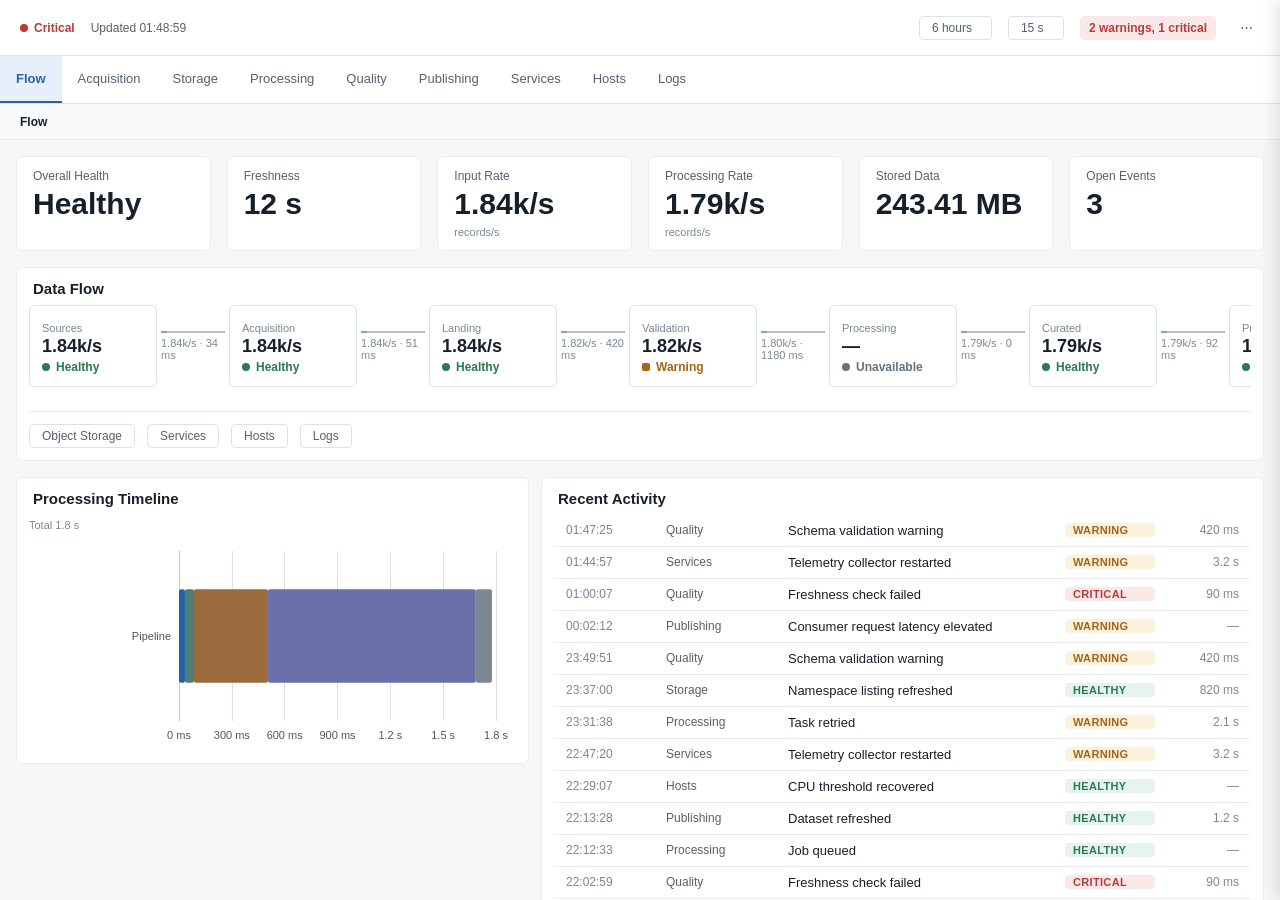
<file: datalake-operations/index.html>
<!doctype html>
<html lang="en">
<head>
<meta charset="utf-8">
<meta name="viewport" content="width=device-width, initial-scale=1">
<meta name="robots" content="noindex">
<title>Data Lake Operations</title>
<link rel="stylesheet" href="css/tokens.css">
<link rel="stylesheet" href="css/base.css">
<link rel="stylesheet" href="css/layout.css">
<link rel="stylesheet" href="css/components.css">
<link rel="stylesheet" href="css/charts.css">
<link rel="stylesheet" href="css/responsive.css">
</head>
<body>
<div id="dl-app" class="dl-app">
  <header id="dl-header" class="dl-header"></header>
  <nav id="dl-nav" class="dl-nav"></nav>
  <div id="dl-context-strip" class="dl-context-strip"></div>
  <main id="dl-view" class="dl-view"></main>
  <div id="dl-drawer-root" class="dl-drawer-root"></div>
  <div id="dl-tooltip-root" class="dl-tooltip-root"></div>
  <div id="dl-toast-root" class="dl-toast-root"></div>
</div>

<script src="js/vendor/echarts.min.js"></script>
<script src="js/formatters.js"></script>
<script src="js/state.js"></script>
<script src="js/mock-data.js"></script>
<script src="js/data-source.js"></script>
<script src="js/prometheus-adapter.js"></script>
<script src="js/charts.js"></script>
<script src="js/interactions.js"></script>
<script src="js/navigation.js"></script>
<script src="js/router.js"></script>
<script src="js/views/overview.js"></script>
<script src="js/views/acquisition.js"></script>
<script src="js/views/storage.js"></script>
<script src="js/views/processing.js"></script>
<script src="js/views/quality.js"></script>
<script src="js/views/publishing.js"></script>
<script src="js/views/infrastructure.js"></script>
<script src="js/views/logs.js"></script>
<script src="js/views/investigation.js"></script>
<script src="js/views/detail.js"></script>
<script src="js/app.js"></script>
<script>
  (function () {
    if (window.DataLakeUI && typeof window.DataLakeUI.mount === 'function') {
      var host = document.getElementById('dl-app');
      window.DataLakeUI.mount(host, {
        mode: 'mock',
        initialRoute: 'flow',
        refreshIntervalMs: 15000,
        theme: 'light',
        hostLabels: { VM1: 'Data Node', VM2: 'Operations Node' },
        showTechnicalDetails: true
      });
    }
  })();
</script>
</body>
</html>
</file>
<file: datalake-operations/css/tokens.css>
/* Design tokens: colour, spacing, typography, radius, shadow, z-index, dimensions */
:root {
    /* Colour */
    --bg-page: #f5f7f9;
    --bg-surface: #ffffff;
    --bg-subtle: #f8fafb;
    --bg-emphasis: #eef2f5;
    --text-primary: #17202a;
    --text-secondary: #56616d;
    --text-muted: #7b8794;
    --text-inverse: #ffffff;
    --border-primary: #dce2e7;
    --border-secondary: #e9edf0;
    --border-strong: #b7c0c8;
    --accent-primary: #2463a7;
    --accent-soft: #e7f0fa;
    --status-good: #2c7a55;
    --status-good-soft: #e7f4ed;
    --status-warning: #a66512;
    --status-warning-soft: #fbf1df;
    --status-critical: #b83a3a;
    --status-critical-soft: #fbe8e8;
    --status-neutral: #64717e;
    --status-neutral-soft: #edf0f2;
    --chart-grid: #e7ebef;
    --chart-axis: #9aa5af;

    /* Chart categorical palette */
    --chart-c1: #2463a7;
    --chart-c2: #4e7f72;
    --chart-c3: #9b6b3e;
    --chart-c4: #6a70a8;
    --chart-c5: #7d8792;
    --chart-c6: #b8584c;
    --chart-c7: #488095;
    --chart-c8: #81714d;

    /* Spacing scale */
    --space-1: 4px;
    --space-2: 8px;
    --space-3: 12px;
    --space-4: 16px;
    --space-5: 20px;
    --space-6: 24px;
    --space-8: 32px;
    --space-10: 40px;
    --space-12: 48px;

    /* Typography */
    --font-family: Inter, "Segoe UI", Arial, sans-serif;
    --font-size-metric: 30px;
    --font-size-section: 18px;
    --font-size-chart-title: 15px;
    --font-size-body: 13px;
    --font-size-label: 12px;
    --font-size-micro: 11px;

    /* Radius */
    --radius-small: 4px;
    --radius-medium: 6px;
    --radius-large: 8px;

    /* Shadow */
    --shadow-drawer: -4px 0 16px rgba(23, 32, 42, 0.12);
    --shadow-popover: 0 4px 14px rgba(23, 32, 42, 0.16);

    /* Z-index */
    --z-header: 40;
    --z-nav: 30;
    --z-drawer: 60;
    --z-tooltip: 80;
    --z-toast: 90;

    /* Dimensions */
    --dim-header-height: 56px;
    --dim-nav-height: 48px;
    --dim-context-height: 36px;
    --dim-drawer-width: 420px;
    --dim-drawer-width-expanded: 560px;
}

:root[data-theme="dark"] {
    --bg-page: #12161b;
    --bg-surface: #181e25;
    --bg-subtle: #1c232b;
    --bg-emphasis: #232b34;
    --text-primary: #eef2f5;
    --text-secondary: #b3bec8;
    --text-muted: #8592a0;
    --text-inverse: #17202a;
    --border-primary: #2b333c;
    --border-secondary: #232b34;
    --border-strong: #3a4450;
    --accent-primary: #5b9bd8;
    --accent-soft: #1e2f42;
    --status-good: #4fae82;
    --status-good-soft: #16281f;
    --status-warning: #d99a3f;
    --status-warning-soft: #2c2214;
    --status-critical: #e17070;
    --status-critical-soft: #2e1818;
    --status-neutral: #92a0ad;
    --status-neutral-soft: #232b34;
    --chart-grid: #262e37;
    --chart-axis: #6b7684;
}
</file>
<file: datalake-operations/css/base.css>
/* Reset, body, typography, focus, buttons, tables, scrollbars */
*,
*::before,
*::after {
    box-sizing: border-box;
}

html,
body {
    width: 100%;
    height: 100%;
    margin: 0;
    padding: 0;
    overflow: hidden;
}

body {
    font-family: var(--font-family);
    font-size: var(--font-size-body);
    color: var(--text-primary);
    background: var(--bg-page);
    -webkit-font-smoothing: antialiased;
}

h1, h2, h3, h4, p, ul, ol, dl, dd {
    margin: 0;
}

ul, ol {
    padding: 0;
    list-style: none;
}

a {
    color: var(--accent-primary);
    text-decoration: none;
}

a:hover {
    text-decoration: underline;
}

table {
    border-collapse: collapse;
    width: 100%;
}

th, td {
    text-align: left;
    padding: var(--space-2) var(--space-3);
    border-bottom: 1px solid var(--border-secondary);
    font-size: var(--font-size-body);
}

th {
    font-weight: 600;
    color: var(--text-secondary);
    font-size: var(--font-size-label);
}

button {
    font-family: inherit;
    font-size: inherit;
    color: inherit;
    background: none;
    border: none;
    cursor: pointer;
    padding: 0;
}

button:disabled {
    cursor: default;
    opacity: 0.5;
}

input, select {
    font-family: inherit;
    font-size: var(--font-size-body);
    color: var(--text-primary);
    background: var(--bg-surface);
    border: 1px solid var(--border-primary);
    border-radius: var(--radius-small);
    padding: var(--space-1) var(--space-2);
}

:focus {
    outline: none;
}

:focus-visible {
    outline: 2px solid var(--accent-primary);
    outline-offset: 1px;
}

.dl-btn {
    display: inline-flex;
    align-items: center;
    gap: var(--space-1);
    padding: var(--space-1) var(--space-3);
    border: 1px solid var(--border-primary);
    border-radius: var(--radius-small);
    background: var(--bg-surface);
    color: var(--text-secondary);
    font-size: var(--font-size-label);
    white-space: nowrap;
}

.dl-btn:hover {
    color: var(--text-primary);
    border-color: var(--border-strong);
}

.dl-btn.is-active {
    color: var(--accent-primary);
    border-color: var(--accent-primary);
    background: var(--accent-soft);
}

.dl-btn-icon {
    display: inline-flex;
    align-items: center;
    justify-content: center;
    width: 28px;
    height: 28px;
    border-radius: var(--radius-small);
    color: var(--text-secondary);
}

.dl-btn-icon:hover {
    background: var(--bg-emphasis);
    color: var(--text-primary);
}

/* Scrollbars */
* {
    scrollbar-width: thin;
    scrollbar-color: var(--border-strong) transparent;
}

*::-webkit-scrollbar {
    width: 8px;
    height: 8px;
}

*::-webkit-scrollbar-track {
    background: transparent;
}

*::-webkit-scrollbar-thumb {
    background-color: var(--border-strong);
    border-radius: var(--radius-small);
}

.dl-visually-hidden {
    position: absolute;
    width: 1px;
    height: 1px;
    overflow: hidden;
    clip: rect(0 0 0 0);
    white-space: nowrap;
}

@media (prefers-reduced-motion: reduce) {
    * {
        animation-duration: 0.001ms !important;
        transition-duration: 0.001ms !important;
    }
}
</file>
<file: datalake-operations/css/layout.css>
/* Shell, header, navigation, page grid, drawer placement */
.dl-app {
    width: 100%;
    height: 100%;
    min-width: 0;
    display: flex;
    flex-direction: column;
    position: relative;
    background: var(--bg-page);
}

.dl-header {
    flex: 0 0 var(--dim-header-height);
    height: var(--dim-header-height);
    display: flex;
    align-items: center;
    justify-content: space-between;
    padding: 0 var(--space-5);
    background: var(--bg-surface);
    border-bottom: 1px solid var(--border-primary);
    z-index: var(--z-header);
}

.dl-header-left,
.dl-header-right {
    display: flex;
    align-items: center;
    gap: var(--space-4);
    min-width: 0;
}

.dl-nav {
    flex: 0 0 var(--dim-nav-height);
    height: var(--dim-nav-height);
    display: flex;
    align-items: stretch;
    background: var(--bg-surface);
    border-bottom: 1px solid var(--border-primary);
    position: relative;
    z-index: var(--z-nav);
}

.dl-nav-scroll {
    display: flex;
    align-items: stretch;
    overflow-x: auto;
    overflow-y: hidden;
    scrollbar-width: none;
    flex: 1 1 auto;
}

.dl-nav-scroll::-webkit-scrollbar {
    display: none;
}

.dl-context-strip {
    flex: 0 0 var(--dim-context-height);
    height: var(--dim-context-height);
    display: flex;
    align-items: center;
    justify-content: space-between;
    padding: 0 var(--space-5);
    background: var(--bg-subtle);
    border-bottom: 1px solid var(--border-secondary);
    font-size: var(--font-size-label);
    color: var(--text-secondary);
}

.dl-view {
    flex: 1 1 auto;
    min-height: 0;
    overflow-y: auto;
    overflow-x: hidden;
    padding: var(--space-5);
}

.dl-grid {
    display: grid;
    grid-template-columns: repeat(24, minmax(0, 1fr));
    gap: var(--space-4);
}

.dl-view-section {
    margin-bottom: var(--space-6);
}

.dl-view-section:last-child {
    margin-bottom: 0;
}

/* Drawer */
.dl-drawer-root {
    position: fixed;
    top: 0;
    right: 0;
    bottom: 0;
    width: 0;
    z-index: var(--z-drawer);
    pointer-events: none;
}

.dl-drawer-overlay {
    position: fixed;
    inset: 0;
    background: rgba(23, 32, 42, 0.28);
    opacity: 0;
    visibility: hidden;
    transition: opacity 0.18s ease;
}

.dl-drawer {
    position: fixed;
    top: 0;
    right: 0;
    bottom: 0;
    width: var(--dim-drawer-width);
    max-width: 100%;
    background: var(--bg-surface);
    border-left: 1px solid var(--border-primary);
    box-shadow: var(--shadow-drawer);
    transform: translateX(100%);
    transition: transform 0.2s ease;
    display: flex;
    flex-direction: column;
    pointer-events: auto;
}

.dl-drawer.is-expanded {
    width: var(--dim-drawer-width-expanded);
}

.dl-drawer-root.is-open .dl-drawer-overlay {
    opacity: 1;
    visibility: visible;
    pointer-events: auto;
}

.dl-drawer-root.is-open .dl-drawer {
    transform: translateX(0);
}

.dl-tooltip-root,
.dl-toast-root {
    position: fixed;
    z-index: var(--z-toast);
    pointer-events: none;
}

.dl-toast-root {
    right: var(--space-5);
    bottom: var(--space-5);
    display: flex;
    flex-direction: column;
    gap: var(--space-2);
}
</file>
<file: datalake-operations/css/components.css>
/* Metric strip, state indicators, filters, tabs, event rows, tables, drawers, tooltips, empty states */

/* Header pieces */
.dl-state-pill {
    display: inline-flex;
    align-items: center;
    gap: var(--space-1);
    font-size: var(--font-size-body);
    font-weight: 600;
}

.dl-clock {
    font-size: var(--font-size-label);
    color: var(--text-secondary);
    font-variant-numeric: tabular-nums;
}

.dl-select {
    appearance: none;
    -webkit-appearance: none;
    background-image: none;
}

.dl-alert-chip {
    display: inline-flex;
    align-items: center;
    gap: var(--space-1);
    padding: var(--space-1) var(--space-2);
    border-radius: var(--radius-small);
    font-size: var(--font-size-label);
    font-weight: 600;
    cursor: pointer;
    border: 1px solid transparent;
}

.dl-alert-chip.warning {
    color: var(--status-warning);
    background: var(--status-warning-soft);
}

.dl-alert-chip.critical {
    color: var(--status-critical);
    background: var(--status-critical-soft);
}

.dl-menu {
    position: relative;
}

.dl-menu-popover {
    position: absolute;
    top: 100%;
    right: 0;
    margin-top: var(--space-1);
    min-width: 200px;
    background: var(--bg-surface);
    border: 1px solid var(--border-primary);
    border-radius: var(--radius-medium);
    box-shadow: var(--shadow-popover);
    padding: var(--space-1);
    display: none;
    z-index: var(--z-header);
}

.dl-menu.is-open .dl-menu-popover {
    display: block;
}

.dl-menu-item {
    display: block;
    width: 100%;
    text-align: left;
    padding: var(--space-2) var(--space-3);
    border-radius: var(--radius-small);
    font-size: var(--font-size-body);
    color: var(--text-primary);
}

.dl-menu-item:hover {
    background: var(--bg-emphasis);
}

/* Layer navigation */
.dl-tab {
    display: flex;
    align-items: center;
    padding: 0 var(--space-4);
    font-size: var(--font-size-body);
    color: var(--text-secondary);
    border-bottom: 2px solid transparent;
    white-space: nowrap;
    flex: 0 0 auto;
}

.dl-tab:hover {
    color: var(--text-primary);
    background: var(--bg-subtle);
}

.dl-tab.is-active {
    color: var(--accent-primary);
    font-weight: 600;
    border-bottom-color: var(--accent-primary);
    background: var(--accent-soft);
}

.dl-nav-fade {
    flex: 0 0 24px;
    background: linear-gradient(to right, transparent, var(--bg-surface));
    pointer-events: none;
}

/* Context strip */
.dl-breadcrumbs {
    display: flex;
    align-items: center;
    gap: var(--space-1);
}

.dl-breadcrumb-item {
    color: var(--text-secondary);
}

.dl-breadcrumb-item.is-current {
    color: var(--text-primary);
    font-weight: 600;
}

.dl-breadcrumb-sep {
    color: var(--text-muted);
}

.dl-filter-chip {
    display: inline-flex;
    align-items: center;
    gap: var(--space-1);
    padding: 2px var(--space-2);
    background: var(--bg-emphasis);
    border-radius: var(--radius-small);
    font-size: var(--font-size-micro);
    color: var(--text-secondary);
}

.dl-filter-chip button {
    color: var(--text-muted);
    font-weight: 700;
}

.dl-filter-chip button:hover {
    color: var(--status-critical);
}

/* Metric strip */
.dl-metric-strip {
    display: grid;
    grid-template-columns: repeat(6, minmax(0, 1fr));
    gap: var(--space-4);
}

.dl-metric-tile {
    background: var(--bg-surface);
    border: 1px solid var(--border-secondary);
    border-radius: var(--radius-medium);
    padding: var(--space-3) var(--space-4);
    min-width: 0;
}

.dl-metric-tile.is-clickable {
    cursor: pointer;
}

.dl-metric-tile.is-clickable:hover {
    border-color: var(--border-strong);
}

.dl-metric-label {
    font-size: var(--font-size-label);
    color: var(--text-secondary);
    margin-bottom: var(--space-1);
}

.dl-metric-value {
    font-size: var(--font-size-metric);
    font-weight: 600;
    line-height: 1.15;
    color: var(--text-primary);
    font-variant-numeric: tabular-nums;
}

.dl-metric-sub {
    margin-top: var(--space-1);
    font-size: var(--font-size-micro);
    color: var(--text-muted);
}

/* State indicators */
.dl-state {
    display: inline-flex;
    align-items: center;
    gap: 6px;
    font-size: var(--font-size-label);
    font-weight: 600;
}

.dl-state-dot {
    display: inline-block;
    width: 8px;
    height: 8px;
    border-radius: 50%;
    flex: 0 0 auto;
}

.dl-state.healthy { color: var(--status-good); }
.dl-state.healthy .dl-state-dot { background: var(--status-good); }
.dl-state.warning { color: var(--status-warning); }
.dl-state.warning .dl-state-dot { background: var(--status-warning); border-radius: 2px; }
.dl-state.critical { color: var(--status-critical); }
.dl-state.critical .dl-state-dot { background: var(--status-critical); }
.dl-state.unknown,
.dl-state.unavailable { color: var(--status-neutral); }
.dl-state.unknown .dl-state-dot,
.dl-state.unavailable .dl-state-dot { background: var(--status-neutral); }

.dl-state-badge {
    display: inline-flex;
    align-items: center;
    padding: 1px var(--space-2);
    border-radius: var(--radius-small);
    font-size: var(--font-size-micro);
    font-weight: 700;
    letter-spacing: 0.03em;
    text-transform: uppercase;
}

.dl-state-badge.healthy { color: var(--status-good); background: var(--status-good-soft); }
.dl-state-badge.warning { color: var(--status-warning); background: var(--status-warning-soft); }
.dl-state-badge.critical { color: var(--status-critical); background: var(--status-critical-soft); }
.dl-state-badge.unknown,
.dl-state-badge.unavailable { color: var(--status-neutral); background: var(--status-neutral-soft); }

/* Surfaces / sections */
.dl-panel {
    background: var(--bg-surface);
    border: 1px solid var(--border-secondary);
    border-radius: var(--radius-medium);
}

.dl-panel-header {
    display: flex;
    align-items: center;
    justify-content: space-between;
    padding: var(--space-3) var(--space-4);
    border-bottom: 1px solid var(--border-secondary);
}

.dl-panel-title {
    font-size: var(--font-size-section);
    font-weight: 600;
    color: var(--text-primary);
}

.dl-panel-body {
    padding: var(--space-4);
}

.dl-section-title {
    font-size: var(--font-size-section);
    font-weight: 600;
    margin-bottom: var(--space-3);
}

/* Tables */
.dl-table-wrap {
    overflow-x: auto;
}

.dl-table td,
.dl-table th {
    white-space: nowrap;
}

.dl-table tbody tr {
    cursor: default;
}

.dl-table tbody tr.is-clickable {
    cursor: pointer;
}

.dl-table tbody tr.is-clickable:hover {
    background: var(--bg-subtle);
}

.dl-table .num {
    text-align: right;
    font-variant-numeric: tabular-nums;
}

/* Event rows */
.dl-event-row {
    display: grid;
    grid-template-columns: 88px 110px 1fr 90px 72px;
    gap: var(--space-3);
    align-items: center;
    padding: var(--space-2) var(--space-3);
    border-bottom: 1px solid var(--border-secondary);
    font-size: var(--font-size-body);
    cursor: pointer;
}

.dl-event-row:hover {
    background: var(--bg-subtle);
}

.dl-event-row .time {
    color: var(--text-muted);
    font-variant-numeric: tabular-nums;
    font-size: var(--font-size-label);
}

.dl-event-row .layer {
    color: var(--text-secondary);
    font-size: var(--font-size-label);
}

.dl-event-row .duration {
    text-align: right;
    color: var(--text-muted);
    font-size: var(--font-size-label);
    font-variant-numeric: tabular-nums;
}

/* Filters */
.dl-filter-bar {
    display: flex;
    align-items: center;
    gap: var(--space-3);
    flex-wrap: wrap;
}

.dl-filter-field {
    display: flex;
    align-items: center;
    gap: var(--space-1);
}

.dl-filter-field label {
    font-size: var(--font-size-micro);
    color: var(--text-muted);
}

.dl-search-input {
    min-width: 220px;
}

/* Empty / loading / error states */
.dl-empty-state,
.dl-error-state {
    display: flex;
    flex-direction: column;
    align-items: center;
    justify-content: center;
    gap: var(--space-1);
    padding: var(--space-8) var(--space-4);
    color: var(--text-muted);
    font-size: var(--font-size-body);
    text-align: center;
}

.dl-error-state .retry-btn {
    margin-top: var(--space-2);
}

.dl-skeleton {
    background: linear-gradient(90deg, var(--bg-emphasis) 25%, var(--bg-subtle) 37%, var(--bg-emphasis) 63%);
    background-size: 400% 100%;
    animation: dl-skeleton-shimmer 1.4s ease infinite;
    border-radius: var(--radius-small);
}

@keyframes dl-skeleton-shimmer {
    0% { background-position: 100% 50%; }
    100% { background-position: 0 50%; }
}

/* Drawer content */
.dl-drawer-header {
    display: flex;
    align-items: flex-start;
    justify-content: space-between;
    padding: var(--space-4);
    border-bottom: 1px solid var(--border-secondary);
}

.dl-drawer-title {
    font-size: var(--font-size-section);
    font-weight: 600;
}

.dl-drawer-subtitle {
    font-size: var(--font-size-label);
    color: var(--text-secondary);
    margin-top: 2px;
}

.dl-drawer-body {
    flex: 1 1 auto;
    overflow-y: auto;
    padding: var(--space-4);
}

.dl-drawer-section {
    margin-bottom: var(--space-5);
}

.dl-drawer-section-title {
    font-size: var(--font-size-label);
    font-weight: 700;
    text-transform: uppercase;
    letter-spacing: 0.03em;
    color: var(--text-muted);
    margin-bottom: var(--space-2);
}

.dl-kv-list {
    display: grid;
    grid-template-columns: auto 1fr;
    gap: var(--space-2) var(--space-4);
    font-size: var(--font-size-body);
}

.dl-kv-list dt {
    color: var(--text-secondary);
}

.dl-kv-list dd {
    color: var(--text-primary);
    text-align: right;
    font-variant-numeric: tabular-nums;
}

.dl-drawer-actions {
    display: flex;
    gap: var(--space-2);
    padding: var(--space-4);
    border-top: 1px solid var(--border-secondary);
    flex-wrap: wrap;
}

.dl-related-link {
    display: block;
    padding: var(--space-2) var(--space-3);
    border: 1px solid var(--border-secondary);
    border-radius: var(--radius-small);
    margin-bottom: var(--space-2);
    color: var(--text-primary);
}

.dl-related-link:hover {
    border-color: var(--border-strong);
    text-decoration: none;
    background: var(--bg-subtle);
}

.dl-technical-toggle {
    font-size: var(--font-size-label);
    color: var(--accent-primary);
}

/* Tooltip (custom, non-ECharts) */
.dl-tooltip {
    position: fixed;
    background: var(--text-primary);
    color: var(--text-inverse);
    font-size: var(--font-size-label);
    padding: var(--space-2) var(--space-3);
    border-radius: var(--radius-small);
    max-width: 280px;
    z-index: var(--z-tooltip);
}

/* Toasts */
.dl-toast {
    background: var(--text-primary);
    color: var(--text-inverse);
    padding: var(--space-2) var(--space-4);
    border-radius: var(--radius-small);
    font-size: var(--font-size-body);
    box-shadow: var(--shadow-popover);
    pointer-events: auto;
}

/* Capacity bar */
.dl-capacity-bar {
    height: 28px;
    border-radius: var(--radius-small);
    background: var(--bg-emphasis);
    overflow: hidden;
    display: flex;
    border: 1px solid var(--border-secondary);
}

.dl-capacity-bar .used {
    background: var(--accent-primary);
}

.dl-capacity-bar .free {
    background: var(--bg-emphasis);
}

.dl-capacity-legend {
    display: flex;
    gap: var(--space-5);
    margin-top: var(--space-3);
    font-size: var(--font-size-body);
}

.dl-legend-swatch {
    display: inline-block;
    width: 10px;
    height: 10px;
    border-radius: 2px;
    margin-right: 6px;
    vertical-align: middle;
}

/* Data zoom / progress balance */
.dl-progress-balance {
    display: flex;
    align-items: baseline;
    gap: var(--space-2);
    font-variant-numeric: tabular-nums;
}

.dl-progress-balance .value {
    font-size: 20px;
    font-weight: 600;
}

/* Flow diagram */
.dl-flow-wrap {
    position: relative;
}

.dl-flow-node {
    background: var(--bg-surface);
    border: 1px solid var(--border-primary);
    border-radius: var(--radius-medium);
    padding: var(--space-3);
    cursor: pointer;
}

.dl-flow-node:hover {
    border-color: var(--accent-primary);
    box-shadow: var(--shadow-popover);
}

/* Provenance marker (technical only) */
.dl-provenance {
    font-size: var(--font-size-micro);
    color: var(--text-muted);
}
</file>
<file: datalake-operations/css/charts.css>
/* Chart wrappers, chart heading, toolbar, expanded state, loading masks */

.dl-chart-panel {
    background: var(--bg-surface);
    border: 1px solid var(--border-secondary);
    border-radius: var(--radius-medium);
    display: flex;
    flex-direction: column;
    min-width: 0;
}

.chart-heading {
    display: flex;
    align-items: center;
    justify-content: space-between;
    padding: var(--space-3) var(--space-4) 0;
}

.chart-heading h2 {
    font-size: var(--font-size-chart-title);
    font-weight: 600;
    color: var(--text-primary);
}

.chart-actions {
    display: flex;
    align-items: center;
    gap: var(--space-1);
}

.dl-chart-body {
    position: relative;
    flex: 1 1 auto;
    min-height: 0;
    padding: var(--space-2) var(--space-3) var(--space-3);
}

.dl-chart-canvas {
    width: 100%;
    height: 100%;
    min-height: 220px;
}

.dl-chart-canvas.is-compact {
    min-height: 160px;
}

.dl-chart-canvas.is-tall {
    min-height: 320px;
}

.dl-chart-body.is-expanded {
    position: fixed;
    inset: var(--space-6);
    z-index: var(--z-drawer);
    background: var(--bg-surface);
    border: 1px solid var(--border-primary);
    border-radius: var(--radius-medium);
    box-shadow: var(--shadow-popover);
    padding: var(--space-4);
}

.dl-chart-loading {
    position: absolute;
    inset: var(--space-3);
    display: flex;
    flex-direction: column;
    gap: var(--space-2);
    padding: var(--space-2);
}

.dl-chart-loading .dl-skeleton {
    height: 14px;
}

.dl-chart-loading .dl-skeleton:nth-child(1) { width: 40%; }
.dl-chart-loading .dl-skeleton:nth-child(2) { width: 90%; height: 120px; }
.dl-chart-loading .dl-skeleton:nth-child(3) { width: 60%; }

.dl-chart-empty {
    position: absolute;
    inset: 0;
    display: flex;
    align-items: center;
    justify-content: center;
}

.dl-heatmap-legend {
    display: flex;
    align-items: center;
    gap: var(--space-2);
    padding: 0 var(--space-4) var(--space-3);
    font-size: var(--font-size-micro);
    color: var(--text-muted);
}
</file>
<file: datalake-operations/css/responsive.css>
/* Breakpoints */

/* Above 1600px: roomier grid gaps, wider drawer */
@media (min-width: 1600px) {
    .dl-drawer {
        width: var(--dim-drawer-width);
    }
    .dl-drawer.is-expanded {
        width: var(--dim-drawer-width-expanded);
    }
}

/* 1280-1599px */
@media (max-width: 1599px) {
    .dl-view {
        padding: var(--space-4);
    }
    .dl-grid {
        gap: var(--space-3);
    }
}

/* 1024-1279px: metric strip wraps to two rows, secondary charts two columns */
@media (max-width: 1279px) {
    .dl-metric-strip {
        grid-template-columns: repeat(3, minmax(0, 1fr));
    }
    .dl-col-span-12,
    .dl-col-span-8,
    .dl-col-span-16 {
        grid-column: span 24 !important;
    }
}

/* 720-1023px: single column, drawer overlays fully, tables hide low-priority columns */
@media (max-width: 1023px) {
    .dl-metric-strip {
        grid-template-columns: repeat(2, minmax(0, 1fr));
    }
    .dl-grid > * {
        grid-column: span 24 !important;
    }
    .dl-header {
        padding: 0 var(--space-3);
    }
    .dl-header-left,
    .dl-header-right {
        gap: var(--space-2);
    }
    .dl-drawer {
        width: 100%;
    }
    .dl-drawer.is-expanded {
        width: 100%;
    }
    .col-hide-md {
        display: none;
    }
}

/* Under 720px: preserve function, list fallback for topology, full-screen drawer */
@media (max-width: 719px) {
    .dl-metric-strip {
        grid-template-columns: repeat(1, minmax(0, 1fr));
    }
    .dl-view {
        padding: var(--space-3);
    }
    .dl-event-row {
        grid-template-columns: 70px 1fr;
        grid-template-areas:
            "time state"
            "event event"
            "layer duration";
    }
    .col-hide-sm {
        display: none;
    }
    .dl-flow-graph-fallback {
        display: block;
    }
    .dl-flow-graph-canvas {
        display: none;
    }
}

@media (min-width: 720px) {
    .dl-flow-graph-fallback {
        display: none;
    }
}
</file>
